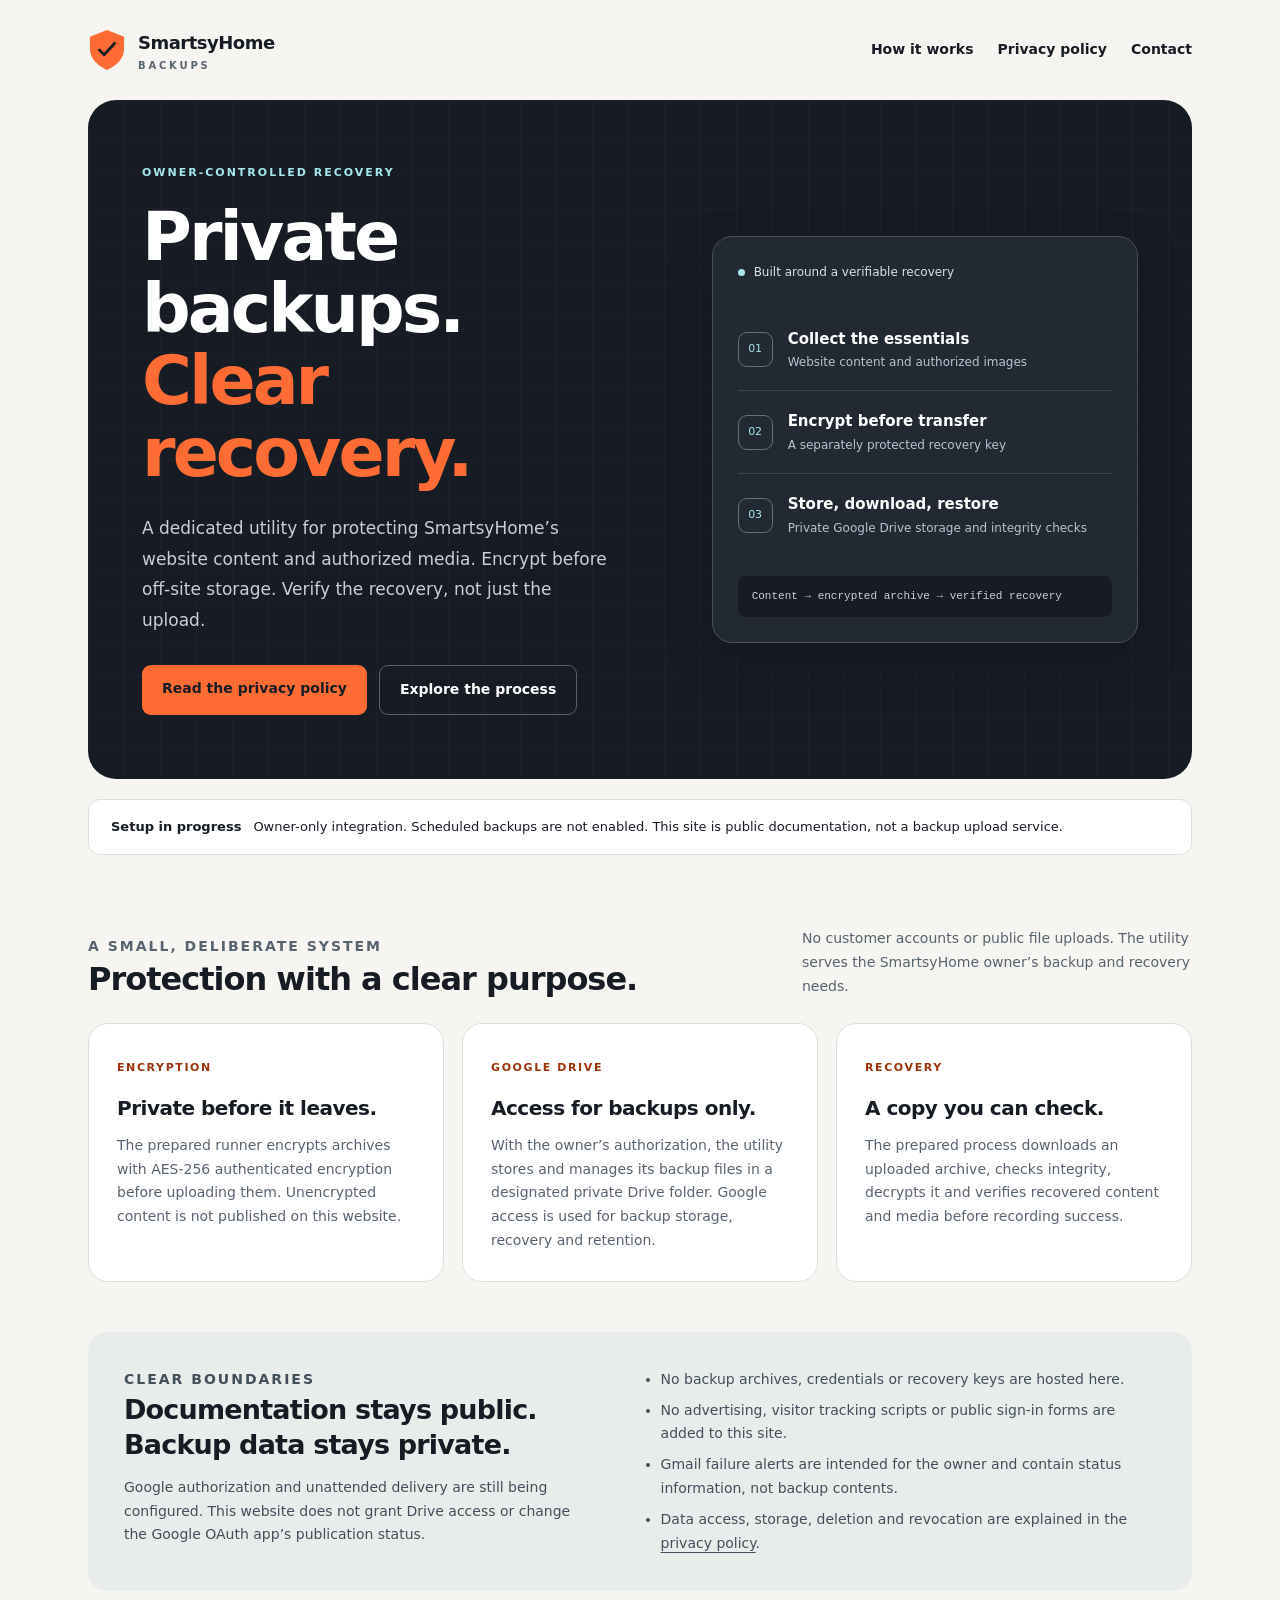
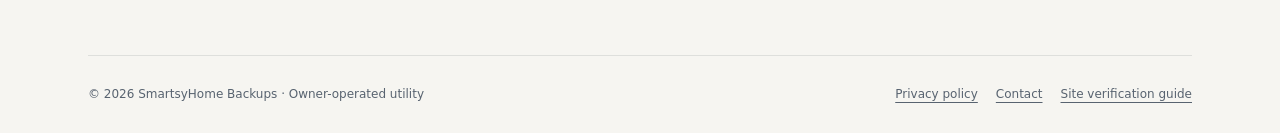
<file: index.html>
<!doctype html>
<html lang="en">
<head>
  <meta charset="utf-8"><meta name="viewport" content="width=device-width,initial-scale=1">
  <title>SmartsyHome Backups — Encrypted backups, verified recovery</title>
  <meta name="description" content="SmartsyHome Backups is an owner-operated utility for encrypted website backups, private Google Drive storage and verified recovery. Read how it handles data.">
  <meta name="color-scheme" content="light"><meta name="theme-color" content="#171c24">
  <meta property="og:title" content="SmartsyHome Backups"><meta property="og:description" content="Encrypted backups. Private storage. Verified recovery."><meta property="og:type" content="website"><meta property="og:url" content="https://abdrrahim404.github.io/smartsyhome-backups/">
  <link rel="canonical" href="https://abdrrahim404.github.io/smartsyhome-backups/">
  <link rel="icon" href="assets/mark.svg" type="image/svg+xml"><link rel="stylesheet" href="assets/styles.css">
</head>
<body>
<a class="skip" href="#main">Skip to content</a>
<div class="wrap">
  <header class="header"><a class="brand" href="./" aria-label="SmartsyHome Backups home"><img src="assets/mark.svg" alt="" width="40" height="44"><span>SmartsyHome<small>Backups</small></span></a><nav class="nav" aria-label="Main navigation"><a href="#how-it-works">How it works</a><a href="privacy/">Privacy policy</a><a href="mailto:abdorrahimbounga1@gmail.com">Contact</a></nav></header>
  <main id="main">
    <section class="hero" aria-labelledby="hero-title">
      <div><p class="eyebrow">Owner-controlled recovery</p><h1 id="hero-title">Private backups.<br><span class="accent">Clear recovery.</span></h1><p class="lead">A dedicated utility for protecting SmartsyHome’s website content and authorized media. Encrypt before off-site storage. Verify the recovery, not just the upload.</p><div class="actions"><a class="button" href="privacy/">Read the privacy policy</a><a class="button secondary" href="#how-it-works">Explore the process</a></div></div>
      <div class="pipeline" aria-label="The backup process"><div class="pipeline-top"><span class="dot" aria-hidden="true"></span>Built around a verifiable recovery</div><div class="pipeline-row"><span class="number" aria-hidden="true">01</span><div><strong>Collect the essentials</strong><small>Website content and authorized images</small></div></div><div class="pipeline-row"><span class="number" aria-hidden="true">02</span><div><strong>Encrypt before transfer</strong><small>A separately protected recovery key</small></div></div><div class="pipeline-row"><span class="number" aria-hidden="true">03</span><div><strong>Store, download, restore</strong><small>Private Google Drive storage and integrity checks</small></div></div><p class="pipeline-foot">Content → encrypted archive → verified recovery</p></div>
    </section>
    <div class="status"><b>Setup in progress</b><span>Owner-only integration. Scheduled backups are not enabled. This site is public documentation, not a backup upload service.</span></div>
    <section class="section" id="how-it-works" aria-labelledby="process-title"><div class="section-heading"><div><p class="eyebrow">A small, deliberate system</p><h2 id="process-title">Protection with a clear purpose.</h2></div><p>No customer accounts or public file uploads. The utility serves the SmartsyHome owner’s backup and recovery needs.</p></div><div class="grid"><article class="card"><span class="label">ENCRYPTION</span><h3>Private before it leaves.</h3><p>The prepared runner encrypts archives with AES-256 authenticated encryption before uploading them. Unencrypted content is not published on this website.</p></article><article class="card"><span class="label">GOOGLE DRIVE</span><h3>Access for backups only.</h3><p>With the owner’s authorization, the utility stores and manages its backup files in a designated private Drive folder. Google access is used for backup storage, recovery and retention.</p></article><article class="card"><span class="label">RECOVERY</span><h3>A copy you can check.</h3><p>The prepared process downloads an uploaded archive, checks integrity, decrypts it and verifies recovered content and media before recording success.</p></article></div></section>
    <section class="note" aria-labelledby="boundaries-title"><div><p class="eyebrow">Clear boundaries</p><h2 id="boundaries-title">Documentation stays public.<br>Backup data stays private.</h2><p>Google authorization and unattended delivery are still being configured. This website does not grant Drive access or change the Google OAuth app’s publication status.</p></div><ul><li>No backup archives, credentials or recovery keys are hosted here.</li><li>No advertising, visitor tracking scripts or public sign-in forms are added to this site.</li><li>Gmail failure alerts are intended for the owner and contain status information, not backup contents.</li><li>Data access, storage, deletion and revocation are explained in the <a href="privacy/">privacy policy</a>.</li></ul></section>
  </main>
  <footer class="footer"><span>© 2026 SmartsyHome Backups · Owner-operated utility</span><div><a href="privacy/">Privacy policy</a><a href="mailto:abdorrahimbounga1@gmail.com">Contact</a><a href="verification/">Site verification guide</a></div></footer>
</div>
</body></html>
</file>
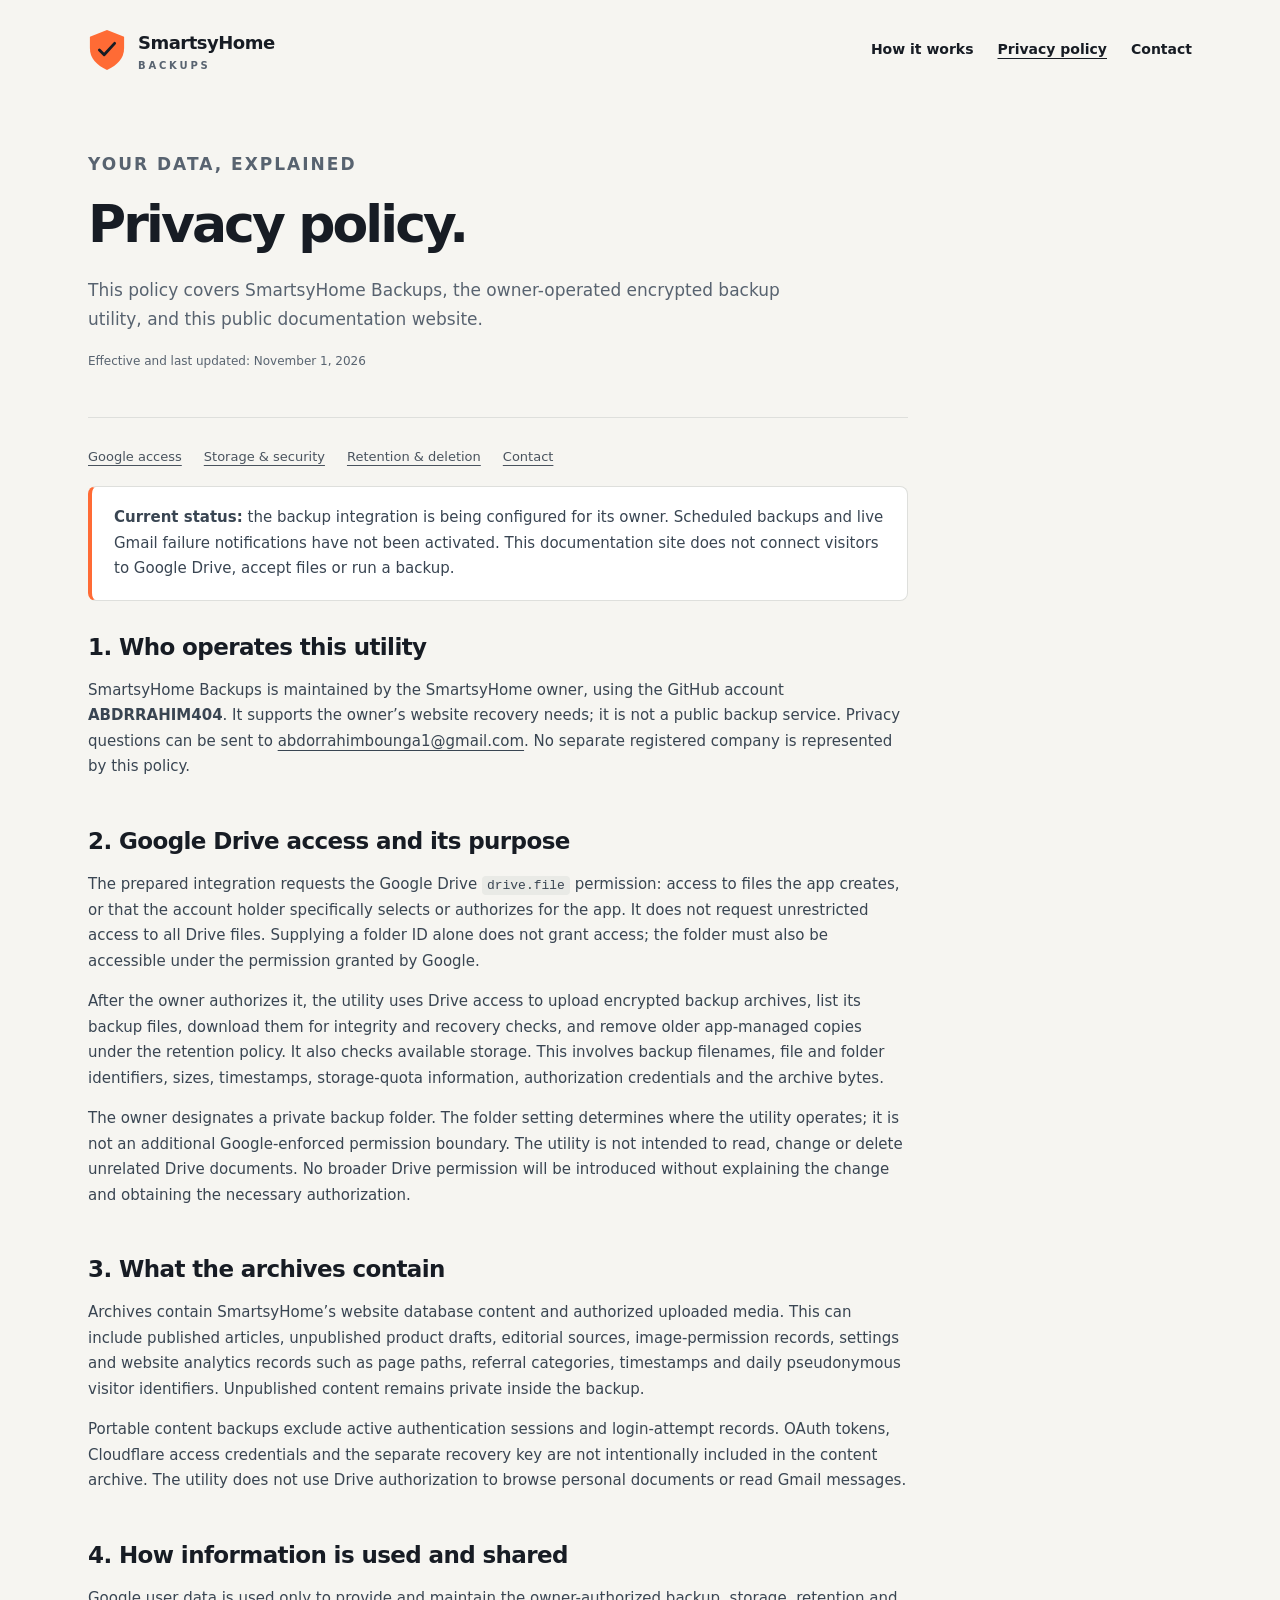
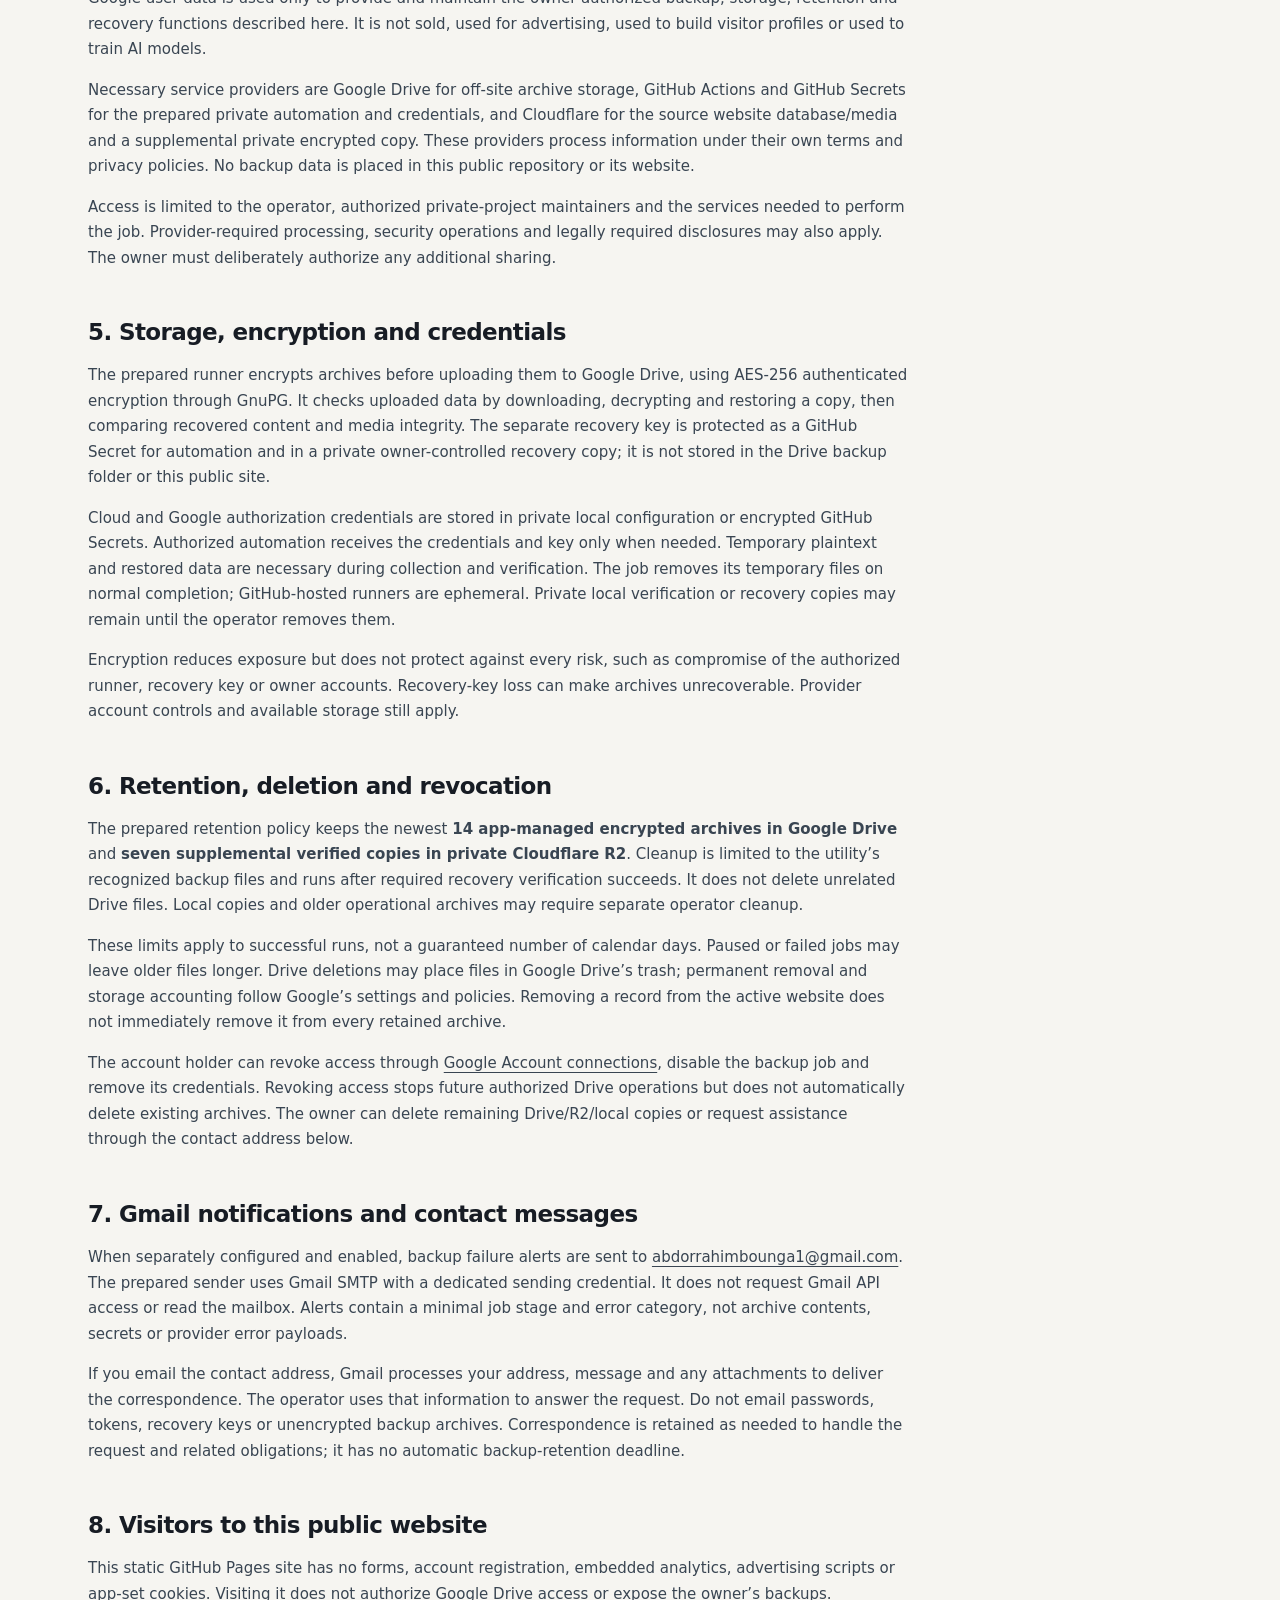
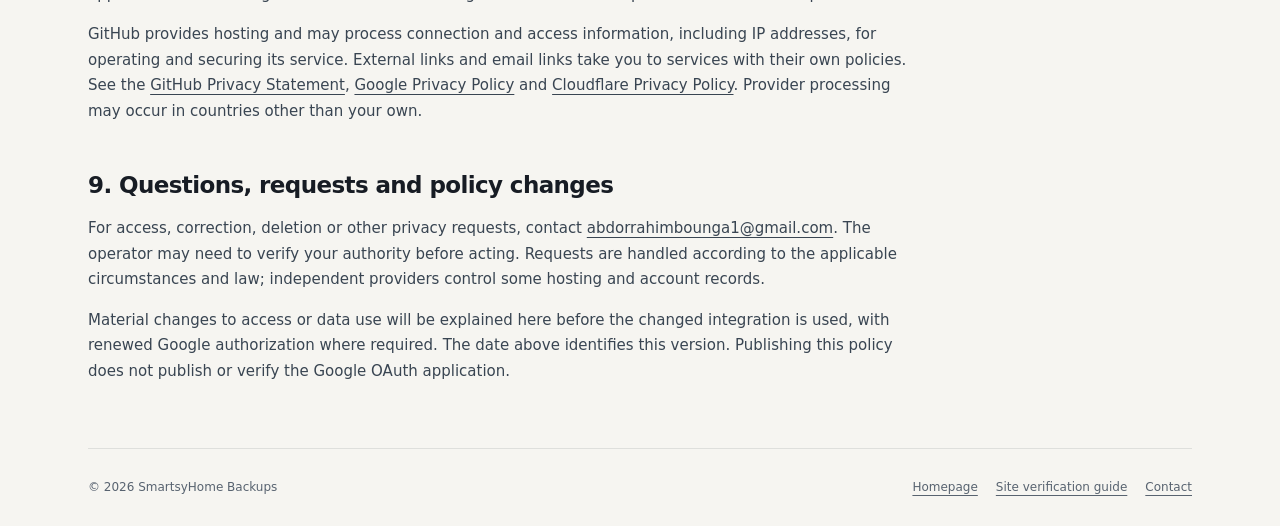
<file: privacy/index.html>
<!doctype html><html lang="en"><head><meta charset="utf-8"><meta name="viewport" content="width=device-width,initial-scale=1"><title>Privacy Policy | SmartsyHome Backups</title><meta name="description" content="How SmartsyHome Backups handles Google Drive permissions, encrypted archives, credentials, retention, Gmail alerts and visits to this documentation site."><meta name="theme-color" content="#171c24"><link rel="canonical" href="https://abdrrahim404.github.io/smartsyhome-backups/privacy/"><link rel="icon" href="../assets/mark.svg" type="image/svg+xml"><link rel="stylesheet" href="../assets/styles.css"></head><body><a class="skip" href="#main">Skip to content</a><div class="wrap"><header class="header"><a class="brand" href="../" aria-label="SmartsyHome Backups home"><img src="../assets/mark.svg" alt="" width="40" height="44"><span>SmartsyHome<small>Backups</small></span></a><nav class="nav" aria-label="Main navigation"><a href="../#how-it-works">How it works</a><a href="./" aria-current="page">Privacy policy</a><a href="mailto:abdorrahimbounga1@gmail.com">Contact</a></nav></header>
<main id="main"><div class="page-head"><p class="eyebrow">Your data, explained</p><h1>Privacy policy.</h1><p>This policy covers SmartsyHome Backups, the owner-operated encrypted backup utility, and this public documentation website.</p><p class="date">Effective and last updated: November 1, 2026</p></div><article class="article"><nav class="toc" aria-label="Privacy policy sections"><a href="#access">Google access</a><a href="#storage">Storage &amp; security</a><a href="#retention">Retention &amp; deletion</a><a href="#contact">Contact</a></nav>
<div class="callout"><p><strong>Current status:</strong> the backup integration is being configured for its owner. Scheduled backups and live Gmail failure notifications have not been activated. This documentation site does not connect visitors to Google Drive, accept files or run a backup.</p></div>
<section><h2>1. Who operates this utility</h2><p>SmartsyHome Backups is maintained by the SmartsyHome owner, using the GitHub account <strong>ABDRRAHIM404</strong>. It supports the owner’s website recovery needs; it is not a public backup service. Privacy questions can be sent to <a href="mailto:abdorrahimbounga1@gmail.com">abdorrahimbounga1@gmail.com</a>. No separate registered company is represented by this policy.</p></section>
<section id="access"><h2>2. Google Drive access and its purpose</h2><p>The prepared integration requests the Google Drive <code>drive.file</code> permission: access to files the app creates, or that the account holder specifically selects or authorizes for the app. It does not request unrestricted access to all Drive files. Supplying a folder ID alone does not grant access; the folder must also be accessible under the permission granted by Google.</p><p>After the owner authorizes it, the utility uses Drive access to upload encrypted backup archives, list its backup files, download them for integrity and recovery checks, and remove older app-managed copies under the retention policy. It also checks available storage. This involves backup filenames, file and folder identifiers, sizes, timestamps, storage-quota information, authorization credentials and the archive bytes.</p><p>The owner designates a private backup folder. The folder setting determines where the utility operates; it is not an additional Google-enforced permission boundary. The utility is not intended to read, change or delete unrelated Drive documents. No broader Drive permission will be introduced without explaining the change and obtaining the necessary authorization.</p></section>
<section><h2>3. What the archives contain</h2><p>Archives contain SmartsyHome’s website database content and authorized uploaded media. This can include published articles, unpublished product drafts, editorial sources, image-permission records, settings and website analytics records such as page paths, referral categories, timestamps and daily pseudonymous visitor identifiers. Unpublished content remains private inside the backup.</p><p>Portable content backups exclude active authentication sessions and login-attempt records. OAuth tokens, Cloudflare access credentials and the separate recovery key are not intentionally included in the content archive. The utility does not use Drive authorization to browse personal documents or read Gmail messages.</p></section>
<section><h2>4. How information is used and shared</h2><p>Google user data is used only to provide and maintain the owner-authorized backup, storage, retention and recovery functions described here. It is not sold, used for advertising, used to build visitor profiles or used to train AI models.</p><p>Necessary service providers are Google Drive for off-site archive storage, GitHub Actions and GitHub Secrets for the prepared private automation and credentials, and Cloudflare for the source website database/media and a supplemental private encrypted copy. These providers process information under their own terms and privacy policies. No backup data is placed in this public repository or its website.</p><p>Access is limited to the operator, authorized private-project maintainers and the services needed to perform the job. Provider-required processing, security operations and legally required disclosures may also apply. The owner must deliberately authorize any additional sharing.</p></section>
<section id="storage"><h2>5. Storage, encryption and credentials</h2><p>The prepared runner encrypts archives before uploading them to Google Drive, using AES-256 authenticated encryption through GnuPG. It checks uploaded data by downloading, decrypting and restoring a copy, then comparing recovered content and media integrity. The separate recovery key is protected as a GitHub Secret for automation and in a private owner-controlled recovery copy; it is not stored in the Drive backup folder or this public site.</p><p>Cloud and Google authorization credentials are stored in private local configuration or encrypted GitHub Secrets. Authorized automation receives the credentials and key only when needed. Temporary plaintext and restored data are necessary during collection and verification. The job removes its temporary files on normal completion; GitHub-hosted runners are ephemeral. Private local verification or recovery copies may remain until the operator removes them.</p><p>Encryption reduces exposure but does not protect against every risk, such as compromise of the authorized runner, recovery key or owner accounts. Recovery-key loss can make archives unrecoverable. Provider account controls and available storage still apply.</p></section>
<section id="retention"><h2>6. Retention, deletion and revocation</h2><p>The prepared retention policy keeps the newest <strong>14 app-managed encrypted archives in Google Drive</strong> and <strong>seven supplemental verified copies in private Cloudflare R2</strong>. Cleanup is limited to the utility’s recognized backup files and runs after required recovery verification succeeds. It does not delete unrelated Drive files. Local copies and older operational archives may require separate operator cleanup.</p><p>These limits apply to successful runs, not a guaranteed number of calendar days. Paused or failed jobs may leave older files longer. Drive deletions may place files in Google Drive’s trash; permanent removal and storage accounting follow Google’s settings and policies. Removing a record from the active website does not immediately remove it from every retained archive.</p><p>The account holder can revoke access through <a href="https://myaccount.google.com/connections">Google Account connections</a>, disable the backup job and remove its credentials. Revoking access stops future authorized Drive operations but does not automatically delete existing archives. The owner can delete remaining Drive/R2/local copies or request assistance through the contact address below.</p></section>
<section><h2>7. Gmail notifications and contact messages</h2><p>When separately configured and enabled, backup failure alerts are sent to <a href="mailto:abdorrahimbounga1@gmail.com">abdorrahimbounga1@gmail.com</a>. The prepared sender uses Gmail SMTP with a dedicated sending credential. It does not request Gmail API access or read the mailbox. Alerts contain a minimal job stage and error category, not archive contents, secrets or provider error payloads.</p><p>If you email the contact address, Gmail processes your address, message and any attachments to deliver the correspondence. The operator uses that information to answer the request. Do not email passwords, tokens, recovery keys or unencrypted backup archives. Correspondence is retained as needed to handle the request and related obligations; it has no automatic backup-retention deadline.</p></section>
<section><h2>8. Visitors to this public website</h2><p>This static GitHub Pages site has no forms, account registration, embedded analytics, advertising scripts or app-set cookies. Visiting it does not authorize Google Drive access or expose the owner’s backups.</p><p>GitHub provides hosting and may process connection and access information, including IP addresses, for operating and securing its service. External links and email links take you to services with their own policies. See the <a href="https://docs.github.com/en/site-policy/privacy-policies/github-general-privacy-statement">GitHub Privacy Statement</a>, <a href="https://policies.google.com/privacy">Google Privacy Policy</a> and <a href="https://www.cloudflare.com/privacypolicy/">Cloudflare Privacy Policy</a>. Provider processing may occur in countries other than your own.</p></section>
<section id="contact"><h2>9. Questions, requests and policy changes</h2><p>For access, correction, deletion or other privacy requests, contact <a href="mailto:abdorrahimbounga1@gmail.com">abdorrahimbounga1@gmail.com</a>. The operator may need to verify your authority before acting. Requests are handled according to the applicable circumstances and law; independent providers control some hosting and account records.</p><p>Material changes to access or data use will be explained here before the changed integration is used, with renewed Google authorization where required. The date above identifies this version. Publishing this policy does not publish or verify the Google OAuth application.</p></section>
</article></main><footer class="footer"><span>© 2026 SmartsyHome Backups</span><div><a href="../">Homepage</a><a href="../verification/">Site verification guide</a><a href="mailto:abdorrahimbounga1@gmail.com">Contact</a></div></footer></div></body></html>
</file>
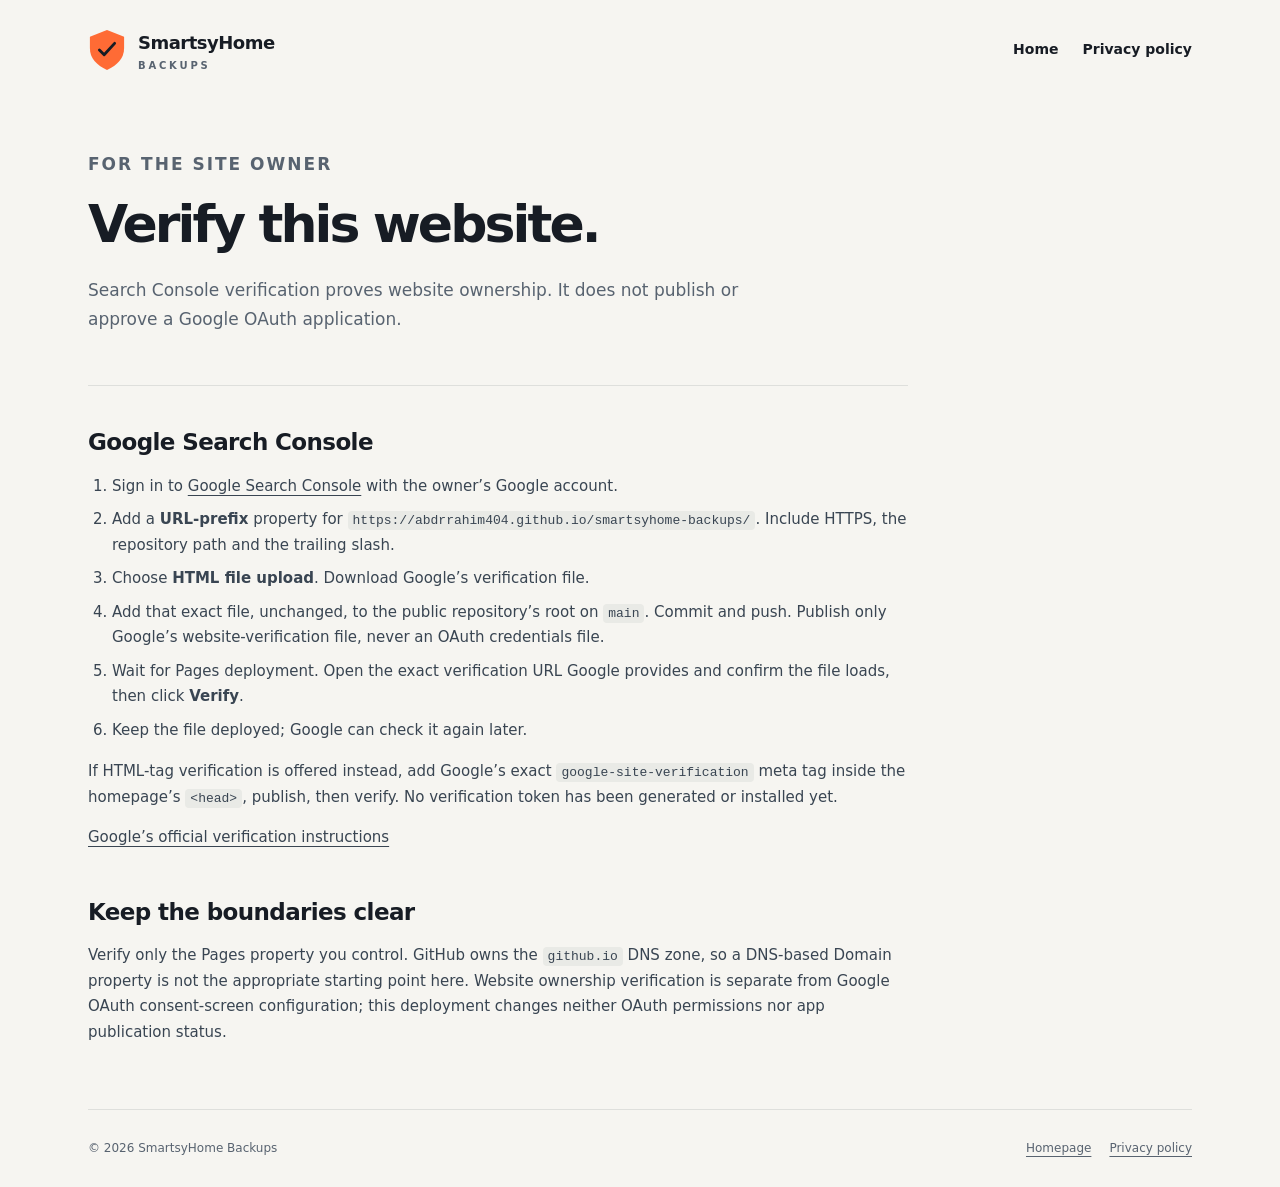
<file: verification/index.html>
<!doctype html><html lang="en"><head><meta charset="utf-8"><meta name="viewport" content="width=device-width,initial-scale=1"><title>Site Verification Guide | SmartsyHome Backups</title><meta name="description" content="Owner instructions for verifying the SmartsyHome Backups GitHub Pages URL in Google Search Console."><link rel="canonical" href="https://abdrrahim404.github.io/smartsyhome-backups/verification/"><link rel="icon" href="../assets/mark.svg" type="image/svg+xml"><link rel="stylesheet" href="../assets/styles.css"></head><body><a class="skip" href="#main">Skip to content</a><div class="wrap"><header class="header"><a class="brand" href="../"><img src="../assets/mark.svg" alt="" width="40" height="44"><span>SmartsyHome<small>Backups</small></span></a><nav class="nav" aria-label="Main navigation"><a href="../">Home</a><a href="../privacy/">Privacy policy</a></nav></header><main id="main"><div class="page-head"><p class="eyebrow">For the site owner</p><h1>Verify this website.</h1><p>Search Console verification proves website ownership. It does not publish or approve a Google OAuth application.</p></div><article class="article"><section><h2>Google Search Console</h2><ol><li>Sign in to <a href="https://search.google.com/search-console/">Google Search Console</a> with the owner’s Google account.</li><li>Add a <strong>URL-prefix</strong> property for <code>https://abdrrahim404.github.io/smartsyhome-backups/</code>. Include HTTPS, the repository path and the trailing slash.</li><li>Choose <strong>HTML file upload</strong>. Download Google’s verification file.</li><li>Add that exact file, unchanged, to the public repository’s root on <code>main</code>. Commit and push. Publish only Google’s website-verification file, never an OAuth credentials file.</li><li>Wait for Pages deployment. Open the exact verification URL Google provides and confirm the file loads, then click <strong>Verify</strong>.</li><li>Keep the file deployed; Google can check it again later.</li></ol><p>If HTML-tag verification is offered instead, add Google’s exact <code>google-site-verification</code> meta tag inside the homepage’s <code>&lt;head&gt;</code>, publish, then verify. No verification token has been generated or installed yet.</p><p><a href="https://support.google.com/webmasters/answer/9008080?hl=en">Google’s official verification instructions</a></p></section><section><h2>Keep the boundaries clear</h2><p>Verify only the Pages property you control. GitHub owns the <code>github.io</code> DNS zone, so a DNS-based Domain property is not the appropriate starting point here. Website ownership verification is separate from Google OAuth consent-screen configuration; this deployment changes neither OAuth permissions nor app publication status.</p></section></article></main><footer class="footer"><span>© 2026 SmartsyHome Backups</span><div><a href="../">Homepage</a><a href="../privacy/">Privacy policy</a></div></footer></div></body></html>
</file>
<file: assets/styles.css>
:root{color-scheme:light;--ink:#171c24;--muted:#586370;--orange:#ff6b35;--paper:#f6f5f1;--line:#dedfdc;--cyan:#a5e7ed;--radius:20px;font-family:Inter,ui-sans-serif,system-ui,-apple-system,BlinkMacSystemFont,"Segoe UI",sans-serif;color:var(--ink);background:var(--paper)}*{box-sizing:border-box}body{margin:0;font-size:16px;line-height:1.7}a{color:inherit;text-underline-offset:4px}a:hover{text-decoration-thickness:2px}a:focus-visible{outline:3px solid #bc400b;outline-offset:5px;border-radius:3px}.wrap{max-width:1160px;margin:auto;padding:0 28px}.skip{position:absolute;left:20px;top:-90px;background:white;padding:12px;z-index:5}.skip:focus{top:10px}.header{display:flex;align-items:center;justify-content:space-between;gap:20px;min-height:100px}.brand{display:inline-flex;align-items:center;gap:12px;text-decoration:none;font-size:18px;font-weight:800;letter-spacing:-.5px}.brand img{width:38px;height:42px}.brand span small{display:block;font-size:10px;letter-spacing:2.8px;text-transform:uppercase;color:var(--muted);line-height:1.3}.nav{display:flex;gap:24px;flex-wrap:wrap;font-size:14px;font-weight:650}.nav a{text-decoration:none}.nav a:hover,.nav a[aria-current=page]{text-decoration:underline}.hero{background:var(--ink);color:#fff;border-radius:28px;padding:64px 54px;display:grid;grid-template-columns:1.2fr 1fr;gap:58px;align-items:center;position:relative;overflow:hidden}.hero:before{content:"";position:absolute;inset:0;pointer-events:none;background-image:linear-gradient(#ffffff05 1px,transparent 1px),linear-gradient(90deg,#ffffff05 1px,transparent 1px);background-size:36px 36px}.hero>*{position:relative}.eyebrow{text-transform:uppercase;letter-spacing:2px;font-size:11px;font-weight:800;color:var(--muted);margin:0 0 18px}.hero .eyebrow{color:var(--cyan)}h1{font-size:clamp(38px,5.4vw,68px);letter-spacing:-2.9px;line-height:1.06;margin:0 0 24px;font-weight:750}.accent{color:var(--orange)}.hero p.lead{color:#c8cfd6;font-size:17px;line-height:1.8;max-width:470px}.actions{display:flex;flex-wrap:wrap;gap:12px;margin-top:30px}.button{padding:12px 20px;border-radius:9px;background:var(--orange);color:#171c24;font-size:14px;font-weight:800;text-decoration:none;display:inline-block}.button.secondary{background:transparent;color:#fff;border:1px solid #5a626c}.button:focus-visible{outline-color:var(--cyan)}.pipeline{padding:25px;border-radius:var(--radius);border:1px solid #48515c;background:#222933;box-shadow:0 18px 50px #0003}.pipeline-top{display:flex;align-items:center;gap:9px;color:#d9e1e8;font-size:12px;margin-bottom:26px}.dot{width:7px;height:7px;display:inline-block;background:var(--cyan);border-radius:50%}.pipeline-row{display:flex;gap:15px;align-items:center;padding:18px 0;border-bottom:1px solid #3c4550}.pipeline-row:last-of-type{border:0}.number{font-size:11px;border:1px solid #64707c;border-radius:9px;min-width:35px;height:35px;display:grid;place-items:center;color:var(--cyan)}.pipeline-row strong{display:block;font-size:15px}.pipeline-row small{color:#b9c3cf;display:block;font-size:12px}.pipeline-foot{border-radius:8px;background:#171c24;color:#c8d2dc;font-family:ui-monospace,monospace;font-size:11px;overflow-wrap:anywhere;padding:11px 14px;margin:20px 0 0}.status{display:flex;align-items:center;gap:12px;background:#fff;border:1px solid var(--line);border-radius:12px;padding:16px 22px;font-size:13px;margin-top:20px}.status b{white-space:nowrap}.section{padding:72px 0 0}.section-heading{display:flex;gap:24px;justify-content:space-between;align-items:end;margin-bottom:24px}.section-heading h2,.text-section h2{font-size:32px;letter-spacing:-1px;line-height:1.25;margin:0}.section-heading p{max-width:390px;color:var(--muted);font-size:14px;margin:0}.grid{display:grid;grid-template-columns:repeat(3,1fr);gap:18px}.card{border:1px solid var(--line);border-radius:var(--radius);padding:28px;background:#fff}.card .label{font-size:11px;font-weight:800;letter-spacing:1.6px;color:#9b320a}.card h3{font-size:20px;line-height:1.35;letter-spacing:-.5px;margin:16px 0 12px}.card p{font-size:14px;color:var(--muted);margin:0}.note{display:grid;grid-template-columns:1fr 1.1fr;gap:48px;margin-top:50px;padding:36px;border-radius:var(--radius);background:#e8edeb}.note h2{font-size:27px;letter-spacing:-.8px;line-height:1.3;margin:0 0 14px}.note p{margin:0;color:#424e59;font-size:14px}.note ul{margin:0;padding-left:20px;color:#424e59;font-size:14px}.note li+li{margin-top:7px}.footer{display:flex;justify-content:space-between;gap:24px;border-top:1px solid var(--line);padding:28px 0;margin-top:64px;color:var(--muted);font-size:12px}.footer div{display:flex;gap:18px;flex-wrap:wrap}.page-head{padding:50px 0 34px;border-bottom:1px solid var(--line);max-width:820px}.page-head h1{font-size:52px}.page-head p{color:var(--muted);font-size:17px;max-width:700px}.page-head .date{font-size:12px}.article{max-width:820px;padding:10px 0 0}.article section{padding-top:30px}.article h2{font-size:23px;line-height:1.4;letter-spacing:-.6px;margin:0 0 12px}.article p,.article li{font-size:15px;color:#394552;overflow-wrap:anywhere}.article ul,.article ol{padding-left:24px}.article li+li{margin-top:8px}.article code{font-size:13px;background:#e9eae6;padding:2px 5px;border-radius:4px;overflow-wrap:anywhere}.article .callout{background:#fff;border:1px solid var(--line);border-left:4px solid var(--orange);padding:18px 22px;border-radius:8px}.article .callout p{margin:0}.toc{display:flex;gap:10px 22px;flex-wrap:wrap;font-size:13px;padding:18px 0}.toc a{color:#49535e}@media(max-width:850px){.hero{grid-template-columns:1fr;gap:32px;padding:42px 30px}.hero p.lead{max-width:100%}.grid{grid-template-columns:1fr}.section-heading{display:block}.section-heading p{margin-top:16px;max-width:100%}.note{grid-template-columns:1fr;gap:24px}.pipeline{max-width:600px}h1{letter-spacing:-1.8px}.section{padding-top:48px}}@media(max-width:520px){.wrap{padding:0 18px}.header{min-height:114px;align-items:flex-start;flex-direction:column;justify-content:center;gap:12px}.brand{font-size:17px}.nav{font-size:12px;gap:18px}.hero{padding:34px 22px;border-radius:18px}.hero .lead{font-size:15px}.status{align-items:flex-start;flex-direction:column;gap:3px;padding:15px 18px}.card{padding:24px}.note{padding:25px}.footer{flex-direction:column;gap:10px}.page-head{padding-top:34px}.page-head h1{font-size:39px}.article h2{font-size:21px}}
</file>
